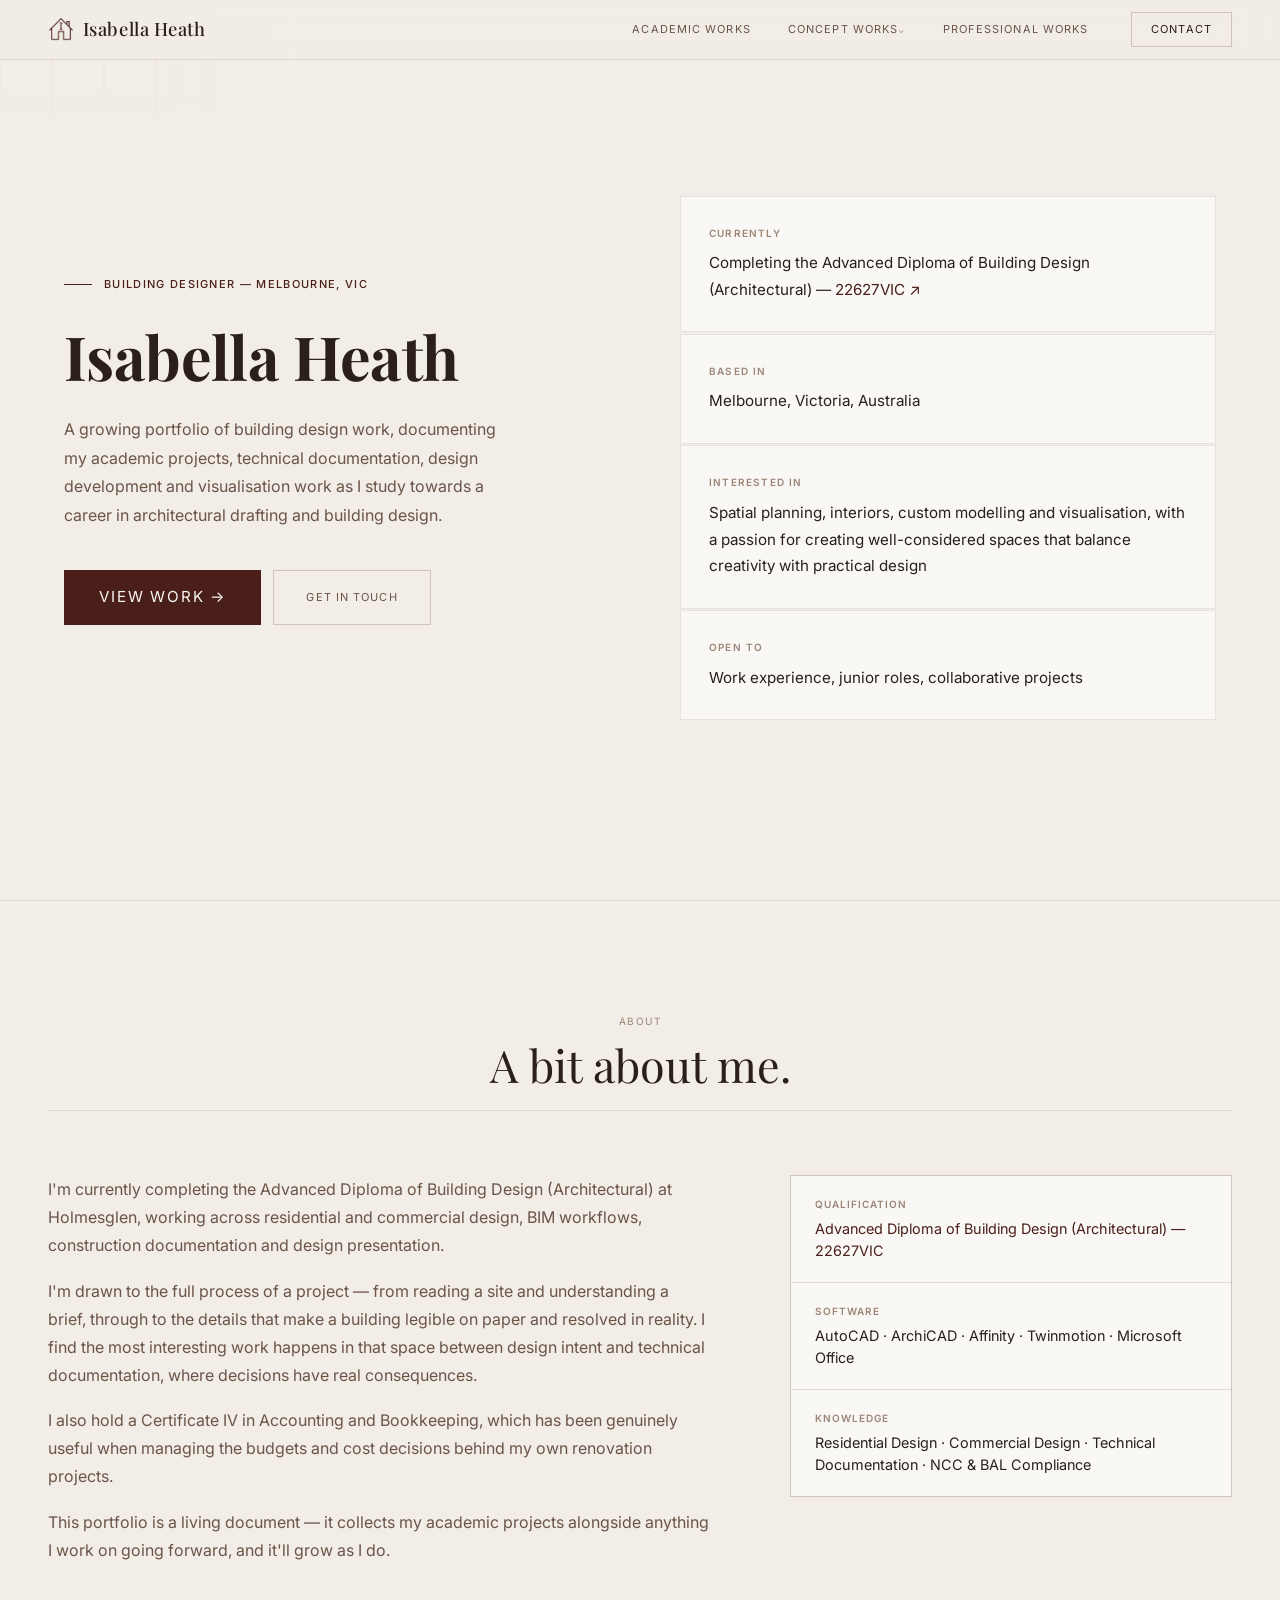
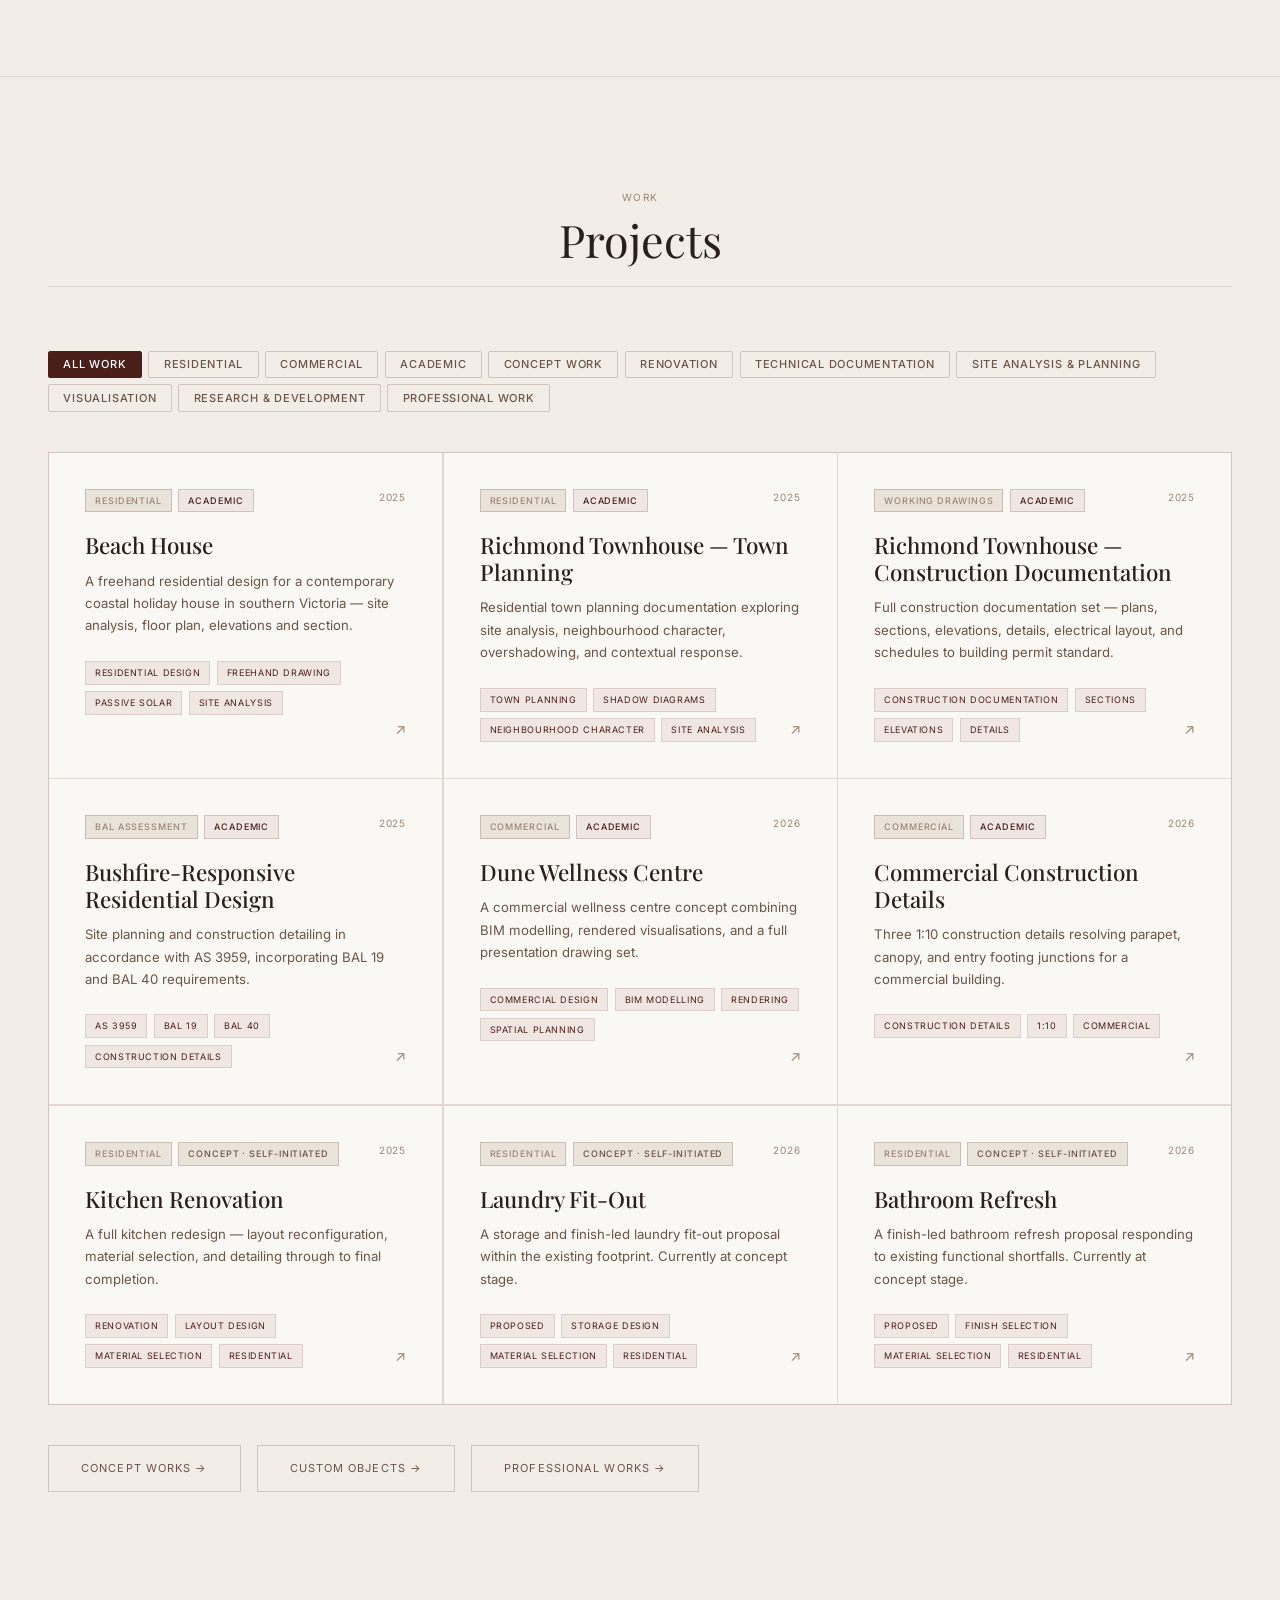
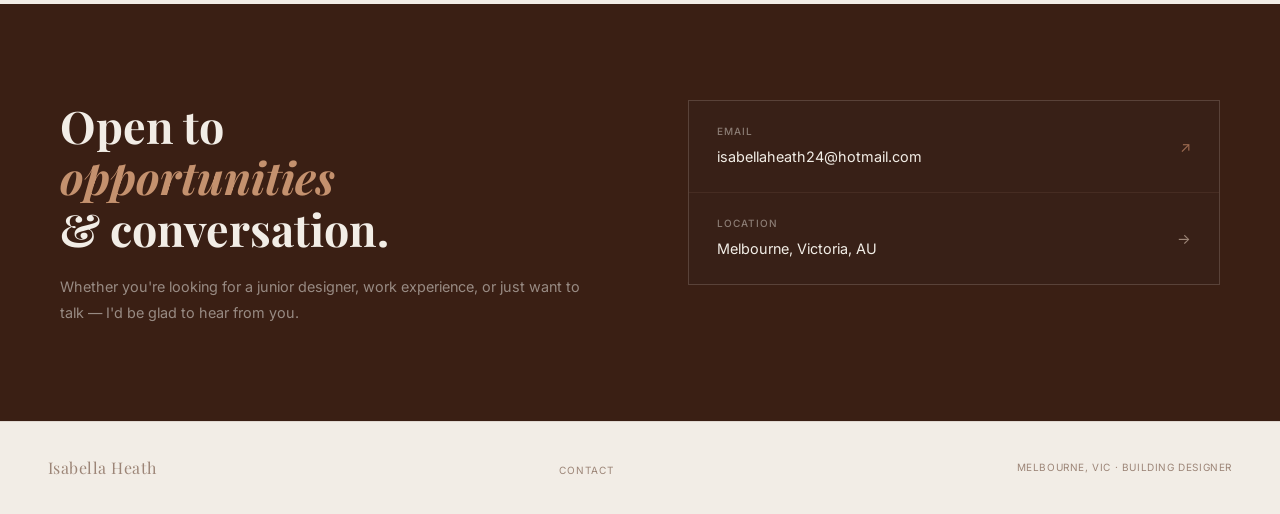
<file: index.html>
<!DOCTYPE html>
<html lang="en">
<head>
<meta charset="UTF-8">
<meta name="viewport" content="width=device-width, initial-scale=1.0, maximum-scale=1.0, user-scalable=no">
<title>Isabella Heath — Building Designer</title>
<link rel="stylesheet" href="style.css">
<link rel="icon" type="image/x-icon" href="favicon.ico">
<link rel="apple-touch-icon" sizes="180x180" href="apple-touch-icon.png">
<link rel="manifest" href="manifest.json">
<meta name="theme-color" content="#3A1F14">
<style>
  /* ---- HERO ---- */
  .hero {
    position: relative;
    min-height: 100vh;
    display: grid;
    grid-template-columns: 1fr 1fr;
    align-items: center;
    max-width: 1400px;
    margin: 0 auto;
    width: 100%;
    padding: 0 4rem 4rem;
    padding-top: 80px;
    overflow: hidden;
    gap: 5rem;
  }
  /* Wrap hero in a full-width container for bg canvas */
  .hero-outer {
    position: relative;
    background: var(--bg);
    overflow: hidden;
  }

  .hero-canvas {
    position: absolute;
    inset: 0;
    pointer-events: none;
    z-index: 0;
  }

  .hero-left {
    position: relative;
    z-index: 2;
    padding-bottom: 1rem;
  }

  .hero-eyebrow {
    display: flex;
    align-items: center;
    gap: 0.75rem;
    font-size: 11px;
    font-weight: 500;
    letter-spacing: 0.12em;
    text-transform: uppercase;
    color: var(--accent);
    margin-bottom: 2rem;
  }

  .hero-eyebrow::before {
    content: '';
    display: block;
    width: 28px;
    height: 1px;
    background: var(--accent);
    flex-shrink: 0;
  }

  .hero h1 {
    font-family: 'Playfair Display', serif;
    font-size: clamp(3rem, 6vw, 5.5rem);
    line-height: 1.0;
    letter-spacing: -0.01em;
    margin-bottom: 1.75rem;
  }

  .hero h1 em {
    font-style: italic;
    color: var(--accent);
  }

  .hero-desc {
    font-size: 1rem;
    color: var(--text-secondary);
    max-width: 440px;
    line-height: 1.8;
    margin-bottom: 2.5rem;
  }

  .hero-actions {
    display: flex;
    gap: 0.75rem;
    flex-wrap: wrap;
  }

  /* Right side: intro panel */
  .hero-right {
    position: relative;
    z-index: 2;
    display: flex;
    flex-direction: column;
    justify-content: flex-end;
    gap: 1.5px;
  }

  .hero-panel {
    background: var(--bg-card);
    border: 0.5px solid var(--border);
    padding: 1.75rem;
  }

  .hero-panel-label {
    font-size: 10px;
    font-weight: 600;
    letter-spacing: 0.12em;
    text-transform: uppercase;
    color: var(--text-muted);
    margin-bottom: 0.5rem;
  }

  .hero-panel-value {
    font-size: 0.95rem;
    color: var(--text-primary);
    font-weight: 400;
  }

  .hero-panel-value a {
    color: var(--accent);
    text-decoration: none;
  }

  .hero-panel-value a:hover { text-decoration: underline; }

  /* ---- ABOUT ---- */
  .about-grid {
    display: grid;
    grid-template-columns: 3fr 2fr;
    gap: 5rem;
    align-items: start;
  }

  .about-text p {
    color: var(--text-secondary);
    font-size: 1rem;
    margin-bottom: 1.1rem;
  }

  .about-text p:last-child { margin-bottom: 0; }

  .about-sidebar {
    display: flex;
    flex-direction: column;
    gap: 1.5px;
    background: var(--border);
    border: 0.5px solid var(--border);
    overflow: visible;
  }

  /* Hidden on desktop, shown only on mobile */
  .mobile-only { display: none; }

  .sidebar-row {
    background: var(--bg-card);
    padding: 1.25rem 1.5rem;
  }

  .sidebar-label {
    font-size: 10px;
    font-weight: 600;
    letter-spacing: 0.1em;
    text-transform: uppercase;
    color: var(--text-muted);
    margin-bottom: 0.3rem;
  }

  .sidebar-value {
    font-size: 0.9rem;
    color: var(--text-primary);
    line-height: 1.5;
  }

  .sidebar-value a {
    color: var(--accent);
    text-decoration: none;
  }

  /* ---- WORK SECTION ---- */
  .work-section {
    background: var(--bg);
    padding: 0;
  }

  .work-section > .section-wrap {
    padding-top: 0;
  }

  .divider {
    border: none;
    border-top: 0.5px solid var(--border);
    margin: 0;
  }

  .filter-bar {
    display: flex;
    gap: 0.4rem;
    flex-wrap: wrap;
    margin-bottom: 2.5rem;
  }

  .filter-btn {
    padding: 0.35rem 0.9rem;
    background: transparent;
    border: 0.5px solid var(--border-strong);
    border-radius: 2px;
    font-family: 'Inter', sans-serif;
    font-size: 11px;
    font-weight: 500;
    letter-spacing: 0.07em;
    text-transform: uppercase;
    color: var(--text-secondary);
    cursor: pointer;
    transition: all 0.2s;
  }

  .filter-btn:hover,
  .filter-btn.active {
    background: var(--accent);
    color: white;
    border-color: var(--accent);
  }

  /* Ghost / placeholder card */
  .card-ghost {
    background: var(--bg);
    border: 1.5px dashed var(--border-strong);
    display: flex;
    align-items: center;
    justify-content: center;
    flex-direction: column;
    gap: 0.75rem;
    min-height: 220px;
    cursor: default;
  }

  .card-ghost-icon {
    width: 40px; height: 40px;
    border: 0.5px solid var(--border-strong);
    display: flex;
    align-items: center;
    justify-content: center;
    font-size: 1.2rem;
    color: var(--text-muted);
  }

  .card-ghost p {
    font-size: 11px;
    font-weight: 500;
    letter-spacing: 0.06em;
    text-transform: uppercase;
    color: var(--text-muted);
    text-align: center;
  }

  /* ---- CONTACT ---- */
  .contact-band {
    background: var(--bg-dark);
    padding: 6rem 3rem;
  }

  .contact-inner {
    max-width: 1160px;
    margin: 0 auto;
    display: grid;
    grid-template-columns: 1fr 1fr;
    gap: 6rem;
    align-items: start;
  }

  .contact-lede {
    font-family: 'Playfair Display', serif;
    font-size: clamp(1.8rem, 3.5vw, 2.8rem);
    color: var(--bg);
    line-height: 1.15;
    margin-bottom: 1.25rem;
  }

  .contact-lede em { color: #C4916E; font-style: italic; }

  .contact-sub {
    font-size: 0.9rem;
    color: rgba(246,245,242,0.5);
    line-height: 1.75;
  }

  .contact-links {
    display: flex;
    flex-direction: column;
    gap: 1.5px;
    background: rgba(255,255,255,0.06);
    border: 0.5px solid rgba(255,255,255,0.1);
  }

  .contact-item {
    background: rgba(30,10,4,0.35);
    padding: 1.4rem 1.75rem;
    display: flex;
    align-items: center;
    justify-content: space-between;
    text-decoration: none;
    transition: background 0.2s;
    cursor: pointer;
  }

  .contact-item:hover { background: rgba(30,10,4,0.55); }

  .contact-item-label {
    font-size: 10px;
    font-weight: 500;
    letter-spacing: 0.1em;
    text-transform: uppercase;
    color: rgba(242,237,230,0.45);
    margin-bottom: 0.2rem;
  }

  .contact-item-value {
    font-size: 0.9rem;
    color: #F2EDE6;
  }

  .contact-arrow { color: #9C6A50; font-size: 0.9rem; transition: transform 0.2s; }
  .contact-item:hover .contact-arrow { transform: translate(3px,-3px); }

  /* ---- RESPONSIVE ---- */
  @media (max-width: 900px) {
    .hero { grid-template-columns: 1fr; padding: 80px 1.5rem 2rem; min-height: auto; }
    .hero-right { display: none; }
    .about-grid { grid-template-columns: 1fr; gap: 3rem; }
    .contact-inner { grid-template-columns: 1fr; gap: 3rem; }
    .contact-band { padding: 4rem 1.5rem; }
    /* Show the Interested in / Open to rows only on mobile */
    .mobile-only { display: block; }
    .nav-links { display: none !important; }
  }

  .nav-mobile-menu { display: none; position: fixed; top: 60px; left: 0; right: 0; background: rgba(242,237,230,0.99); backdrop-filter: blur(16px); border-bottom: 0.5px solid var(--border); z-index: 99; flex-direction: column; }
  .nav-mobile-menu.open { display: flex; }
  .nav-mobile-item { font-size: 13px; font-weight: 500; letter-spacing: 0.07em; text-transform: uppercase; color: var(--text-secondary); text-decoration: none; padding: 1rem 1.5rem; border-bottom: 0.5px solid var(--border); display: flex; align-items: center; justify-content: space-between; cursor: pointer; transition: color 0.2s, background 0.2s; }
  .nav-mobile-item:hover { color: var(--accent); background: var(--accent-light); }
  .nav-mobile-item a { color: inherit; text-decoration: none; flex: 1; }
  .nav-mobile-arrow { font-size: 0.8rem; transition: transform 0.25s; padding: 0.25rem 0.5rem; }
  .nav-mobile-arrow.open { transform: rotate(180deg); }
  .nav-mobile-sub { display: none; flex-direction: column; background: var(--bg-mid); }
  .nav-mobile-sub.open { display: flex; }
  .nav-mobile-sub a { font-size: 11px; font-weight: 500; letter-spacing: 0.07em; text-transform: uppercase; color: var(--text-muted); text-decoration: none; padding: 0.85rem 2.5rem; border-bottom: 0.5px solid var(--border); transition: color 0.2s; }
  .nav-mobile-sub a:last-child { border-bottom: none; }
  .nav-mobile-sub a:hover { color: var(--accent); }

</style>
</head>
<body>

<!-- NAV -->
<nav>
  <a href="index.html" class="nav-logo"><img src="favicon-32x32.png" alt="" class="nav-logo-icon" aria-hidden="true">Isabella Heath</a>
    <ul class="nav-links">
    <li><a href="qualifications.html">Academic Works</a></li>
    <li class="nav-dropdown">
      <a href="concept-works.html">Concept Works</a>
      <div class="nav-dropdown-menu">
        <a href="concept-works.html#custom-objects">Custom BIM Objects</a>
      </div>
    </li>
    <li><a href="professional-works.html">Professional Works</a></li>
    <li><a href="#contact" class="nav-cta">Contact</a></li>
  </ul>
</nav>

<!-- MOBILE MENU -->
<!-- HERO -->
<div class="hero" id="home">
  <canvas class="hero-canvas" id="heroCanvas"></canvas>

  <div class="hero-left">
    <div class="hero-eyebrow">Building Designer — Melbourne, VIC</div>
    <h1 style="font-size:clamp(2.2rem,6vw,3.8rem); letter-spacing:-0.01em;">Isabella Heath</h1>
    <p class="hero-desc">
      A growing portfolio of building design work, documenting my academic projects, technical documentation, design development and visualisation work as I study towards a career in architectural drafting and building design.
    </p>
    <div class="hero-actions">
      <a href="#work" class="btn btn-dark" style="padding: 0.9rem 2.2rem; font-size: 0.95rem; letter-spacing: 0.12em;">View work →</a>
      <a href="#contact" class="btn btn-outline">Get in touch</a>
    </div>
  </div>

  <div class="hero-right">
    <div class="hero-panel">
      <div class="hero-panel-label">Currently</div>
      <div class="hero-panel-value">Completing the Advanced Diploma of Building Design (Architectural) — <a href="qualifications.html">22627VIC ↗</a></div>
    </div>
    <div class="hero-panel">
      <div class="hero-panel-label">Based in</div>
      <div class="hero-panel-value">Melbourne, Victoria, Australia</div>
    </div>
    <div class="hero-panel">
      <div class="hero-panel-label">Interested in</div>
      <div class="hero-panel-value">Spatial planning, interiors, custom modelling and visualisation, with a passion for creating well-considered spaces that balance creativity with practical design</div>
    </div>
    <div class="hero-panel">
      <div class="hero-panel-label">Open to</div>
      <div class="hero-panel-value">Work experience, junior roles, collaborative projects</div>
    </div>
  </div>
</div>

<hr class="divider">

<!-- ABOUT -->
<div class="section-wrap" id="about">
  <div class="section-header">
    <span class="section-eyebrow">About</span>
    <h2 class="section-title">A bit about me.</h2>
  </div>

  <div class="about-grid">
    <div class="about-text">
      <p>
        I'm currently completing the Advanced Diploma of Building Design (Architectural) at Holmesglen, working across residential and commercial design, BIM workflows, construction documentation and design presentation.
      </p>
      <p>
        I'm drawn to the full process of a project — from reading a site and understanding a brief, through to the details that make a building legible on paper and resolved in reality. I find the most interesting work happens in that space between design intent and technical documentation, where decisions have real consequences.
      </p>
      <p>
        I also hold a Certificate IV in Accounting and Bookkeeping, which has been genuinely useful when managing the budgets and cost decisions behind my own renovation projects.
      </p>
      <p>
        This portfolio is a living document — it collects my academic projects alongside anything I work on going forward, and it'll grow as I do.
      </p>
    </div>

    <div class="about-sidebar">
      <div class="sidebar-row">
        <div class="sidebar-label">Qualification</div>
        <div class="sidebar-value"><a href="qualifications.html">Advanced Diploma of Building Design (Architectural) — 22627VIC</a></div>
      </div>
      <div class="sidebar-row">
        <div class="sidebar-label">Software</div>
        <div class="sidebar-value">AutoCAD · ArchiCAD · Affinity · Twinmotion · Microsoft Office</div>
      </div>
      <div class="sidebar-row">
        <div class="sidebar-label">Knowledge</div>
        <div class="sidebar-value">Residential Design · Commercial Design · Technical Documentation · NCC & BAL Compliance</div>
      </div>
      <!-- Shown only on mobile — mirrors hero-right panel which is hidden on small screens -->
      <div class="sidebar-row mobile-only">
        <div class="sidebar-label">Interested in</div>
        <div class="sidebar-value">Spatial planning, interiors, custom modelling and visualisation, with a passion for creating well-considered spaces that balance creativity with practical design</div>
      </div>
      <div class="sidebar-row mobile-only">
        <div class="sidebar-label">Open to</div>
        <div class="sidebar-value">Work experience, junior roles, collaborative projects</div>
      </div>
    </div>
  </div>
</div>

<hr class="divider">

<!-- WORK -->
<div class="section-wrap" id="work">
  <div class="section-header">
    <span class="section-eyebrow">Work</span>
    <h2 class="section-title">Projects</h2>
  </div>

  <div class="filter-bar">
    <button class="filter-btn active" data-filter="all">All Work</button>
    <button class="filter-btn" data-filter="residential">Residential</button>
    <button class="filter-btn" data-filter="commercial">Commercial</button>
    <button class="filter-btn" data-filter="academic">Academic</button>
    <button class="filter-btn" data-filter="concept">Concept Work</button>
    <button class="filter-btn" data-filter="renovation">Renovation</button>
    <button class="filter-btn" data-filter="technical">Technical Documentation</button>
    <button class="filter-btn" data-filter="planning">Site Analysis &amp; Planning</button>
    <button class="filter-btn" data-filter="visualisation">Visualisation</button>
    <button class="filter-btn" data-filter="rd">Research &amp; Development</button>
    <button class="filter-btn" data-filter="professional">Professional Work</button>
  </div>

  <div class="projects-grid" id="projectsGrid">

    <!-- PROJECT 1: BEACH HOUSE -->
    <a class="project-card"
       href="qualifications.html#proj-beach-house"
       data-category="residential academic planning">
      <div class="card-top">
        <div class="card-badges">
          <span class="badge badge-type">Residential</span>
          <span class="badge badge-academic">Academic</span>
        </div>
        <span class="card-year">2025</span>
      </div>
      <h3 class="card-title">Beach House</h3>
      <p class="card-desc">A freehand residential design for a contemporary coastal holiday house in southern Victoria — site analysis, floor plan, elevations and section.</p>
      <div class="card-tags">
        <span class="tag">Residential Design</span>
        <span class="tag">Freehand Drawing</span>
        <span class="tag">Passive Solar</span>
        <span class="tag">Site Analysis</span>
      </div>
      <span class="card-arrow">↗</span>
    </a>

    <!-- PROJECT 2: RICHMOND TP -->
    <a class="project-card"
       href="qualifications.html#proj-richmond-tp"
       data-category="residential academic planning rd">
      <div class="card-top">
        <div class="card-badges">
          <span class="badge badge-type">Residential</span>
          <span class="badge badge-academic">Academic</span>
        </div>
        <span class="card-year">2025</span>
      </div>
      <h3 class="card-title">Richmond Townhouse — Town Planning</h3>
      <p class="card-desc">Residential town planning documentation exploring site analysis, neighbourhood character, overshadowing, and contextual response.</p>
      <div class="card-tags">
        <span class="tag">Town Planning</span>
        <span class="tag">Shadow Diagrams</span>
        <span class="tag">Neighbourhood Character</span>
        <span class="tag">Site Analysis</span>
      </div>
      <span class="card-arrow">↗</span>
    </a>

    <!-- PROJECT 3: RICHMOND WD -->
    <a class="project-card"
       href="qualifications.html#proj-richmond-wd"
       data-category="residential academic technical">
      <div class="card-top">
        <div class="card-badges">
          <span class="badge badge-type">Working Drawings</span>
          <span class="badge badge-academic">Academic</span>
        </div>
        <span class="card-year">2025</span>
      </div>
      <h3 class="card-title">Richmond Townhouse — Construction Documentation</h3>
      <p class="card-desc">Full construction documentation set — plans, sections, elevations, details, electrical layout, and schedules to building permit standard.</p>
      <div class="card-tags">
        <span class="tag">Construction Documentation</span>
        <span class="tag">Sections</span>
        <span class="tag">Elevations</span>
        <span class="tag">Details</span>
      </div>
      <span class="card-arrow">↗</span>
    </a>

    <!-- PROJECT 4: BAL -->
    <a class="project-card"
       href="qualifications.html#proj-bal"
       data-category="residential academic technical planning">
      <div class="card-top">
        <div class="card-badges">
          <span class="badge badge-type">BAL Assessment</span>
          <span class="badge badge-academic">Academic</span>
        </div>
        <span class="card-year">2025</span>
      </div>
      <h3 class="card-title">Bushfire-Responsive Residential Design</h3>
      <p class="card-desc">Site planning and construction detailing in accordance with AS 3959, incorporating BAL 19 and BAL 40 requirements.</p>
      <div class="card-tags">
        <span class="tag">AS 3959</span>
        <span class="tag">BAL 19</span>
        <span class="tag">BAL 40</span>
        <span class="tag">Construction Details</span>
      </div>
      <span class="card-arrow">↗</span>
    </a>

    <!-- PROJECT 5: DUNE WELLNESS -->
    <a class="project-card"
       href="qualifications.html#proj-wellness"
       data-category="commercial academic visualisation rd">
      <div class="card-top">
        <div class="card-badges">
          <span class="badge badge-type">Commercial</span>
          <span class="badge badge-academic">Academic</span>
        </div>
        <span class="card-year">2026</span>
      </div>
      <h3 class="card-title">Dune Wellness Centre</h3>
      <p class="card-desc">A commercial wellness centre concept combining BIM modelling, rendered visualisations, and a full presentation drawing set.</p>
      <div class="card-tags">
        <span class="tag">Commercial Design</span>
        <span class="tag">BIM Modelling</span>
        <span class="tag">Rendering</span>
        <span class="tag">Spatial Planning</span>
      </div>
      <span class="card-arrow">↗</span>
    </a>

    <!-- PROJECT 6: COMMERCIAL DETAILS -->
    <a class="project-card"
       href="qualifications.html#proj-commercial-details"
       data-category="commercial academic technical">
      <div class="card-top">
        <div class="card-badges">
          <span class="badge badge-type">Commercial</span>
          <span class="badge badge-academic">Academic</span>
        </div>
        <span class="card-year">2026</span>
      </div>
      <h3 class="card-title">Commercial Construction Details</h3>
      <p class="card-desc">Three 1:10 construction details resolving parapet, canopy, and entry footing junctions for a commercial building.</p>
      <div class="card-tags">
        <span class="tag">Construction Details</span>
        <span class="tag">1:10</span>
        <span class="tag">Commercial</span>
      </div>
      <span class="card-arrow">↗</span>
    </a>

    <!-- PROJECT 7: KITCHEN RENOVATION -->
    <a class="project-card"
       href="concept-works.html#concept-kitchen"
       data-category="residential concept visualisation rd renovation">
      <div class="card-top">
        <div class="card-badges">
          <span class="badge badge-type">Residential</span>
          <span class="badge badge-academic" style="background:var(--bg-mid); color:var(--text-secondary);">Concept · Self-Initiated</span>
        </div>
        <span class="card-year">2025</span>
      </div>
      <h3 class="card-title">Kitchen Renovation</h3>
      <p class="card-desc">A full kitchen redesign — layout reconfiguration, material selection, and detailing through to final completion.</p>
      <div class="card-tags">
        <span class="tag">Renovation</span>
        <span class="tag">Layout Design</span>
        <span class="tag">Material Selection</span>
        <span class="tag">Residential</span>
      </div>
      <span class="card-arrow">↗</span>
    </a>

    <!-- PROJECT 8: LAUNDRY FIT-OUT (proposed — concept stage) -->
    <a class="project-card"
       href="concept-works.html#concept-laundry"
       data-category="residential concept visualisation">
      <div class="card-top">
        <div class="card-badges">
          <span class="badge badge-type">Residential</span>
          <span class="badge badge-academic" style="background:var(--bg-mid); color:var(--text-secondary);">Concept · Self-Initiated</span>
        </div>
        <span class="card-year">2026</span>
      </div>
      <h3 class="card-title">Laundry Fit-Out</h3>
      <p class="card-desc">A storage and finish-led laundry fit-out proposal within the existing footprint. Currently at concept stage.</p>
      <div class="card-tags">
        <span class="tag">Proposed</span>
        <span class="tag">Storage Design</span>
        <span class="tag">Material Selection</span>
        <span class="tag">Residential</span>
      </div>
      <span class="card-arrow">↗</span>
    </a>

    <!-- PROJECT 9: BATHROOM REFRESH (proposed — concept stage) -->
    <a class="project-card"
       href="concept-works.html#concept-bathroom"
       data-category="residential concept visualisation">
      <div class="card-top">
        <div class="card-badges">
          <span class="badge badge-type">Residential</span>
          <span class="badge badge-academic" style="background:var(--bg-mid); color:var(--text-secondary);">Concept · Self-Initiated</span>
        </div>
        <span class="card-year">2026</span>
      </div>
      <h3 class="card-title">Bathroom Refresh</h3>
      <p class="card-desc">A finish-led bathroom refresh proposal responding to existing functional shortfalls. Currently at concept stage.</p>
      <div class="card-tags">
        <span class="tag">Proposed</span>
        <span class="tag">Finish Selection</span>
        <span class="tag">Material Selection</span>
        <span class="tag">Residential</span>
      </div>
      <span class="card-arrow">↗</span>
    </a>


  </div>

  <!-- SECTION LINKS -->
  <div style="display:flex; gap:1rem; flex-wrap:wrap; margin-top:2.5rem;">
    <a href="concept-works.html" class="btn btn-outline" style="font-size:11px;">Concept Works →</a>
    <a href="concept-works.html#custom-objects" class="btn btn-outline" style="font-size:11px;">Custom Objects →</a>
    <a href="professional-works.html" class="btn btn-outline" style="font-size:11px;">Professional Works →</a>
  </div>
</div>

<!-- CONTACT -->
<div class="contact-band" id="contact">
  <div class="contact-inner">
    <div>
      <h2 class="contact-lede">Open to<br><em>opportunities</em><br>&amp; conversation.</h2>
      <p class="contact-sub">Whether you're looking for a junior designer, work experience, or just want to talk — I'd be glad to hear from you.</p>
    </div>
    <div class="contact-links">
      <a href="mailto:isabellaheath24@hotmail.com" class="contact-item">
        <div>
          <div class="contact-item-label">Email</div>
          <div class="contact-item-value">isabellaheath24@hotmail.com</div>
        </div>
        <span class="contact-arrow">↗</span>
      </a>
      <div class="contact-item" style="cursor:default;">
        <div>
          <div class="contact-item-label">Location</div>
          <div class="contact-item-value">Melbourne, Victoria, AU</div>
        </div>
        <span class="contact-arrow" style="color:var(--text-muted);">→</span>
      </div>
    </div>
  </div>
</div>

<footer>
  <a href="index.html" class="footer-logo">Isabella Heath</a>
  <ul class="footer-links"><li><a href="index.html#contact">Contact</a></li></ul>
  <span class="footer-text">Melbourne, VIC · Building Designer</span>
</footer>

<script>
// Blueprint grid
const canvas = document.getElementById('heroCanvas');
const ctx = canvas.getContext('2d');

function drawGrid() {
  const W = canvas.width = canvas.offsetWidth;
  const H = canvas.height = canvas.offsetHeight;
  ctx.clearRect(0, 0, W, H);
  const sp = 52;
  ctx.strokeStyle = 'rgba(74,31,26,0.07)';
  ctx.lineWidth = 0.5;
  for (let x = 0; x <= W; x += sp) {
    ctx.beginPath(); ctx.moveTo(x, 0); ctx.lineTo(x, H); ctx.stroke();
  }
  for (let y = 0; y <= H; y += sp) {
    ctx.beginPath(); ctx.moveTo(0, y); ctx.lineTo(W, y); ctx.stroke();
  }
  ctx.strokeStyle = 'rgba(74,31,26,0.15)';
  for (let x = 0; x <= W; x += sp * 4) {
    for (let y = 0; y <= H; y += sp * 4) {
      const s = 5;
      ctx.beginPath(); ctx.moveTo(x-s,y); ctx.lineTo(x+s,y); ctx.stroke();
      ctx.beginPath(); ctx.moveTo(x,y-s); ctx.lineTo(x,y+s); ctx.stroke();
    }
  }
  const gR = ctx.createLinearGradient(W*0.55, 0, W, 0);
  gR.addColorStop(0,'rgba(242,237,230,0)');
  gR.addColorStop(1,'rgba(242,237,230,1)');
  ctx.fillStyle = gR; ctx.fillRect(0, 0, W, H);
  const gB = ctx.createLinearGradient(0, H*0.6, 0, H);
  gB.addColorStop(0,'rgba(242,237,230,0)');
  gB.addColorStop(1,'rgba(242,237,230,1)');
  ctx.fillStyle = gB; ctx.fillRect(0, 0, W, H);
}

window.addEventListener('resize', drawGrid);
setTimeout(drawGrid, 100);
drawGrid();

// Scroll fade
window.addEventListener('scroll', () => {
  const h = document.querySelector('.hero').offsetHeight;
  canvas.style.opacity = Math.max(0, 1 - window.scrollY / (h * 0.5));
});

// Filter — exact word match so 'rd' doesn't match 'residential'
const filterBtns = document.querySelectorAll('.filter-btn');
const cards = document.querySelectorAll('#projectsGrid .project-card:not(.card-ghost)');

filterBtns.forEach(btn => {
  btn.addEventListener('click', () => {
    filterBtns.forEach(b => b.classList.remove('active'));
    btn.classList.add('active');
    const f = btn.dataset.filter;
    cards.forEach(card => {
      const cats = (card.dataset.category || '').split(' ');
      const show = f === 'all' || cats.includes(f);
      card.style.display = show ? 'block' : 'none';
    });
  });
});

// Mobile nav


document.addEventListener('click', e => {
  if (!hamburger.contains(e.target) && !mobileMenu.contains(e.target)) {
    hamburger.classList.remove('open');
    mobileMenu.classList.remove('open');
  }
});
</script>



<!-- MOBILE PILL NAV -->
<div class="pill-nav" role="navigation" aria-label="Mobile navigation">
  <a href="index.html" class="pill-btn pill-active"><svg viewBox="0 0 24 24"><path d="M3 9.5L12 3l9 6.5V20a1 1 0 01-1 1H5a1 1 0 01-1-1V9.5z"/><polyline points="9,21 9,12 15,12 15,21"/></svg>Home</a>
  <a href="qualifications.html" class="pill-btn"><svg viewBox="0 0 24 24"><path d="M22 10v6M2 10l10-5 10 5-10 5z"/><path d="M6 12v5c3 3 9 3 12 0v-5"/></svg>Academic<br>Works</a>
  <a href="concept-works.html" class="pill-btn"><svg viewBox="0 0 24 24"><rect x="3" y="3" width="7" height="7" rx="1"/><rect x="14" y="3" width="7" height="7" rx="1"/><rect x="3" y="14" width="7" height="7" rx="1"/><circle cx="17.5" cy="17.5" r="3.5"/></svg>Concept<br>Works</a>
  <a href="professional-works.html" class="pill-btn"><svg viewBox="0 0 24 24"><rect x="2" y="7" width="20" height="14" rx="2"/><path d="M16 7V5a2 2 0 00-2-2h-4a2 2 0 00-2 2v2"/></svg>Professional<br>Works</a>
</div>
</body>
</html>
</file>
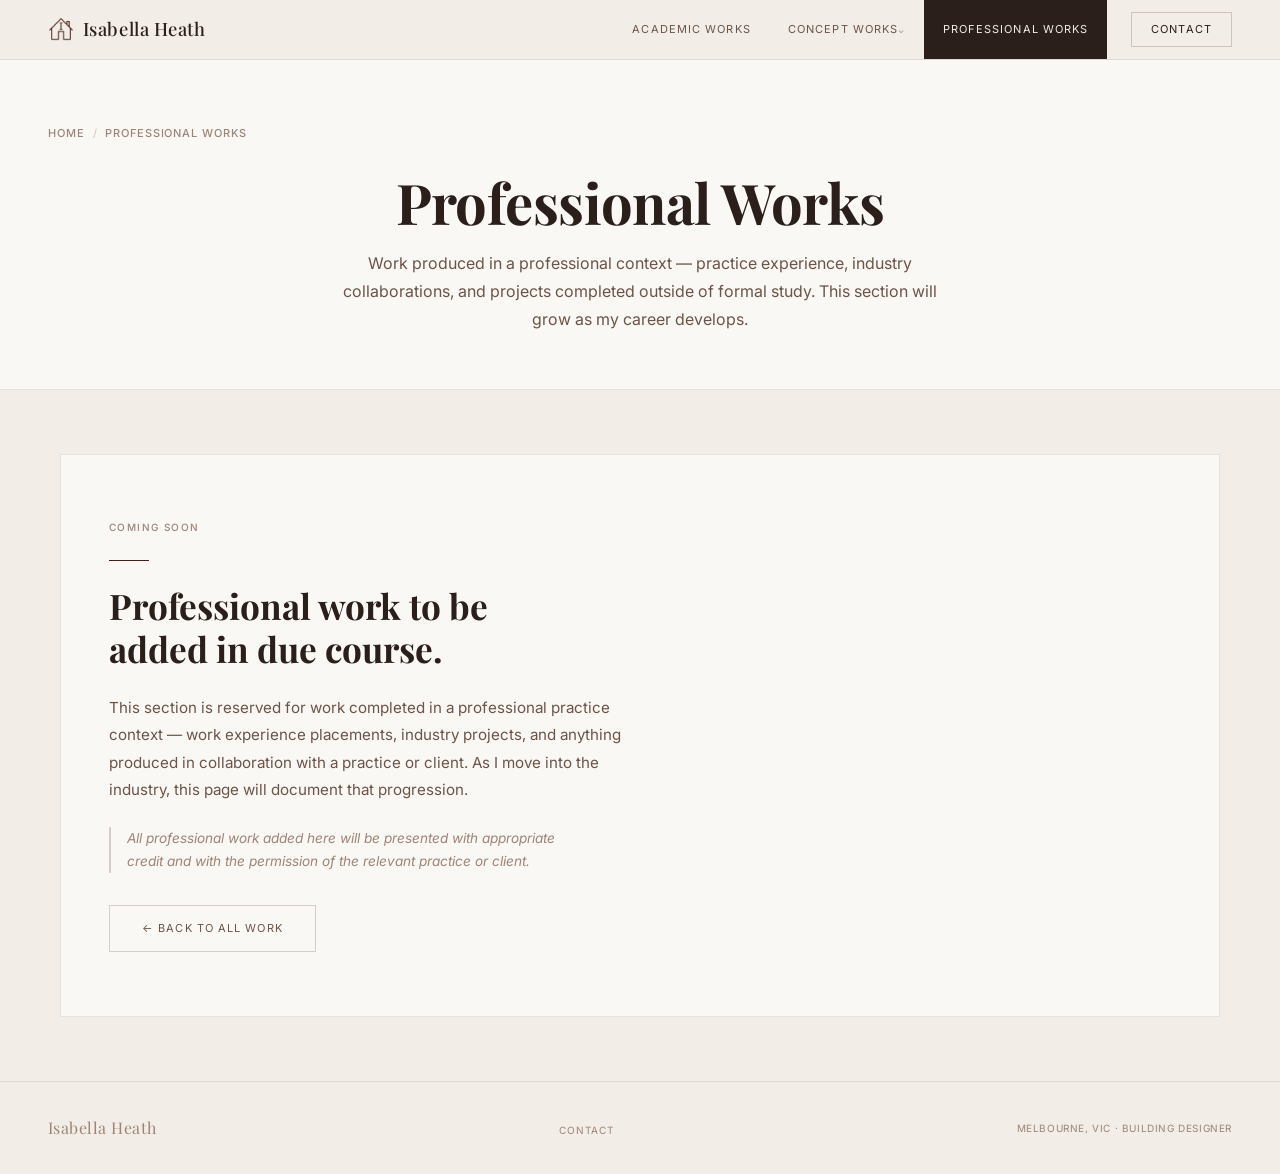
<file: professional-works.html>
<!DOCTYPE html>
<html lang="en">
<head>
<meta charset="UTF-8">
<meta name="viewport" content="width=device-width, initial-scale=1.0, maximum-scale=1.0, user-scalable=no">
<title>Professional Works — Isabella Heath</title>
<link rel="stylesheet" href="style.css">
<link rel="icon" type="image/x-icon" href="favicon.ico">
<link rel="apple-touch-icon" sizes="180x180" href="apple-touch-icon.png">
<link rel="manifest" href="manifest.json">
<meta name="theme-color" content="#3A1F14">
<style>
  .page-header { padding-top: 60px; border-bottom: 0.5px solid var(--border); background: var(--bg-card); }
  .page-header-inner { max-width: 1400px; margin: 0 auto; padding: 4rem 3rem 3.5rem; text-align: center; }
  .breadcrumb { display: flex; align-items: center; gap: 0.5rem; font-size: 11px; font-weight: 500; letter-spacing: 0.08em; text-transform: uppercase; color: var(--text-muted); margin-bottom: 1.75rem; }
  .breadcrumb a { color: var(--text-muted); text-decoration: none; transition: color 0.2s; }
  .breadcrumb a:hover { color: var(--accent); }
  .breadcrumb span { color: var(--border-strong); }
  .page-title { font-family: 'Playfair Display', serif; font-size: clamp(2rem, 5vw, 3.5rem); line-height: 1.1; letter-spacing: -0.01em; margin-bottom: 1rem; }
  .page-subtitle { font-size: 1rem; color: var(--text-secondary); max-width: 620px; line-height: 1.75; margin: 0 auto; text-align: center; }

  .coming-band {
    background: var(--bg-card);
    border: 0.5px solid var(--border);
    max-width: 1160px;
    margin: 4rem auto;
    padding: 4rem 3rem;
    display: flex;
    flex-direction: column;
    align-items: flex-start;
    gap: 1.5rem;
  }
  .coming-eyebrow { font-size: 10px; font-weight: 500; letter-spacing: 0.14em; text-transform: uppercase; color: var(--text-muted); }
  .coming-title { font-family: 'Playfair Display', serif; font-size: clamp(1.5rem, 3vw, 2.2rem); color: var(--text-primary); line-height: 1.2; }
  .coming-body { font-size: 0.95rem; color: var(--text-secondary); line-height: 1.8; max-width: 540px; }
  .coming-divider { width: 40px; height: 1px; background: var(--accent); }
  .coming-note {
    font-size: 0.85rem;
    color: var(--text-muted);
    font-style: italic;
    border-left: 2px solid var(--border-strong);
    padding-left: 1rem;
    max-width: 480px;
    line-height: 1.7;
  }
  @media (max-width: 900px) {
    .page-header-inner { padding: 1.5rem 1.5rem 2rem; }
    .nav-links { display: none !important; }
    .coming-band { margin: 2rem 1.5rem; padding: 2.5rem 1.5rem; }
  }

</style>
</head>
<body>

<nav>
  <a href="index.html" class="nav-logo"><img src="favicon-32x32.png" alt="" class="nav-logo-icon" aria-hidden="true">Isabella Heath</a>
    <ul class="nav-links">
    <li><a href="qualifications.html">Academic Works</a></li>
    <li class="nav-dropdown">
      <a href="concept-works.html">Concept Works</a>
      <div class="nav-dropdown-menu">
        <a href="concept-works.html#custom-objects">Custom BIM Objects</a>
      </div>
    </li>
    <li><a href="professional-works.html" class="active">Professional Works</a></li>
    <li><a href="index.html#contact" class="nav-cta">Contact</a></li>
  </ul>
</nav>
<div class="page-header">
  <div class="page-header-inner">
    <div class="breadcrumb"><a href="index.html">Home</a><span>/</span>Professional Works</div>
    <h1 class="page-title">Professional Works</h1>
    <p class="page-subtitle">Work produced in a professional context — practice experience, industry collaborations, and projects completed outside of formal study. This section will grow as my career develops.</p>
  </div>
</div>

<div class="coming-band">
  <div class="coming-eyebrow">Coming soon</div>
  <div class="coming-divider"></div>
  <h2 class="coming-title">Professional work to be<br>added in due course.</h2>
  <p class="coming-body">
    This section is reserved for work completed in a professional practice context — work experience placements, industry projects, and anything produced in collaboration with a practice or client. As I move into the industry, this page will document that progression.
  </p>
  <p class="coming-note">
    All professional work added here will be presented with appropriate credit and with the permission of the relevant practice or client.
  </p>
  <a href="index.html#work" class="btn btn-outline" style="margin-top:0.5rem;">← Back to all work</a>
</div>

<footer>
  <a href="index.html" class="footer-logo">Isabella Heath</a>
  <ul class="footer-links"><li><a href="index.html#contact">Contact</a></li></ul>
  <span class="footer-text">Melbourne, VIC · Building Designer</span>
</footer>

<style>
  .nav-mobile-menu { display: none; position: fixed; top: 60px; left: 0; right: 0; background: rgba(242,237,230,0.98); backdrop-filter: blur(16px); border-bottom: 0.5px solid var(--border); padding: 1.5rem 1.5rem 2rem; z-index: 99; flex-direction: column; gap: 0; }
  .nav-mobile-menu.open { display: flex; }
  .nav-mobile-menu a { font-size: 13px; font-weight: 500; letter-spacing: 0.07em; text-transform: uppercase; color: var(--text-secondary); text-decoration: none; padding: 1rem 0; border-bottom: 0.5px solid var(--border); transition: color 0.2s; }
  .nav-mobile-menu a:last-child { border-bottom: none; }
  .nav-mobile-menu a:hover { color: var(--accent); }
</style>

<script>
  const hamburger = document.getElementById('navHamburger');
  const mobileMenu = document.getElementById('navMobileMenu');
  hamburger.addEventListener('click', () => { hamburger.classList.toggle('open'); mobileMenu.classList.toggle('open'); });
  function closeMobileMenu() { hamburger.classList.remove('open'); mobileMenu.classList.remove('open'); }
  document.addEventListener('click', e => { if (!hamburger.contains(e.target) && !mobileMenu.contains(e.target)) closeMobileMenu(); });
</script>



<!-- MOBILE PILL NAV -->
<div class="pill-nav" role="navigation" aria-label="Mobile navigation">
  <a href="index.html" class="pill-btn"><svg viewBox="0 0 24 24"><path d="M3 9.5L12 3l9 6.5V20a1 1 0 01-1 1H5a1 1 0 01-1-1V9.5z"/><polyline points="9,21 9,12 15,12 15,21"/></svg>Home</a>
  <a href="qualifications.html" class="pill-btn"><svg viewBox="0 0 24 24"><path d="M22 10v6M2 10l10-5 10 5-10 5z"/><path d="M6 12v5c3 3 9 3 12 0v-5"/></svg>Academic<br>Works</a>
  <a href="concept-works.html" class="pill-btn"><svg viewBox="0 0 24 24"><rect x="3" y="3" width="7" height="7" rx="1"/><rect x="14" y="3" width="7" height="7" rx="1"/><rect x="3" y="14" width="7" height="7" rx="1"/><circle cx="17.5" cy="17.5" r="3.5"/></svg>Concept<br>Works</a>
  <a href="professional-works.html" class="pill-btn pill-active"><svg viewBox="0 0 24 24"><rect x="2" y="7" width="20" height="14" rx="2"/><path d="M16 7V5a2 2 0 00-2-2h-4a2 2 0 00-2 2v2"/></svg>Professional<br>Works</a>
</div>
</body>
</html>
</file>
<file: style.css>
/* ============================================
   ISABELLA HEATH — PORTFOLIO
   Palette: Warm parchment / espresso / mahogany / forest green
   Type: Playfair Display (display) + Inter (body)
   ============================================ */

@import url('https://fonts.googleapis.com/css2?family=Playfair+Display:ital,wght@0,400;0,500;0,600;1,400;1,500&family=Inter:wght@300;400;500&display=swap');

*, *::before, *::after { box-sizing: border-box; margin: 0; padding: 0; }

:root {
  --bg:             #F2EDE6;   /* warm parchment */
  --bg-card:        #FAF8F4;   /* barely-cream */
  --bg-mid:         #EAE3D9;   /* warm stone — section breaks, sidebar rows */
  --bg-dark:        #3A1F14;   /* warm mahogany brown — rich but not near-black */
  --text-primary:   #2A1F1A;   /* espresso — not black */
  --text-secondary: #6B5448;   /* warm mid-brown */
  --text-muted:     #9C8577;   /* dusty rose-brown */
  --accent:         #4A1F1A;   /* mahogany — feature colour */
  --accent-light:   #F0E6E2;   /* blush parchment — fills behind badges/tags */
  --green:          #3D4F3A;   /* deep forest green — used very sparingly */
  --green-light:    #E8EDE7;   /* pale sage fill */
  --tan:            #8C7355;   /* warm tan — borders, label lines */
  --border:         rgba(74,31,26,0.10);    /* mahogany-tinted subtle */
  --border-strong:  rgba(74,31,26,0.20);
}

html { scroll-behavior: smooth; }

body {
  font-family: 'Inter', sans-serif;
  background: var(--bg);
  color: var(--text-primary);
  font-size: 16px;
  line-height: 1.75;
  overflow-x: hidden;
}

/* ---- NAV ---- */
nav {
  position: fixed;
  top: 0; left: 0; right: 0;
  z-index: 100;
  display: flex;
  align-items: center;
  justify-content: space-between;
  padding: 0 3rem;
  height: 60px;
  background: rgba(242,237,230,0.95);
  backdrop-filter: blur(16px);
  border-bottom: 0.5px solid var(--border);
}

.nav-logo {
  font-family: 'Playfair Display', serif;
  font-size: 1.15rem;
  font-weight: 500;
  color: var(--text-primary);
  text-decoration: none;
  letter-spacing: 0.03em;
  display: flex;
  align-items: center;
  gap: 0.55rem;
}
.nav-logo-icon {
  width: 26px;
  height: 26px;
  display: block;
  flex-shrink: 0;
  border-radius: 3px;
}

.nav-links {
  display: flex;
  gap: 0;
  list-style: none;
  align-items: center;
  height: 100%;
}

.nav-links > li {
  height: 100%;
  display: flex;
  align-items: center;
}

.nav-links > li > a,
.nav-dropdown > a {
  font-family: 'Inter', sans-serif;
  font-size: 11px;
  font-weight: 400;
  color: var(--text-secondary);
  text-decoration: none;
  letter-spacing: 0.1em;
  text-transform: uppercase;
  padding: 0 1.1rem;
  height: 100%;
  display: flex;
  align-items: center;
  border: 0.5px solid transparent;
  transition: color 0.2s, background 0.2s, border-color 0.2s;
}

/* Hover/active: inverted block — border colour of text, text goes bg colour */
.nav-links > li > a:hover,
.nav-links > li > a.active,
.nav-dropdown:hover > a,
.nav-dropdown.open > a {
  color: var(--bg) !important;
  background: var(--text-primary);
  border-color: var(--text-primary);
}

/* Contact CTA — overrides to keep its own style */
.nav-cta {
  margin-left: 1.5rem !important;
  padding: 0.4rem 1.2rem !important;
  height: auto !important;
  border: 0.5px solid var(--border-strong) !important;
  color: var(--text-primary) !important;
  background: transparent !important;
  transition: background 0.2s, color 0.2s, border-color 0.2s !important;
}
.nav-cta:hover {
  background: var(--accent) !important;
  color: var(--bg) !important;
  border-color: var(--accent) !important;
}

/* Work dropdown */
.nav-dropdown { position: relative; height: 100%; display: flex; align-items: center; }
.nav-dropdown > a::after { content: ' ⌄'; font-size: 8px; opacity: 0.7; }
.nav-dropdown-menu {
  position: absolute;
  top: 100%;
  left: 0;
  background: rgba(242,237,230,0.99);
  backdrop-filter: blur(16px);
  border: 0.5px solid var(--border-strong);
  min-width: 200px;
  z-index: 150;
  opacity: 0;
  pointer-events: none;
  transform: translateY(-4px);
  transition: opacity 0.2s, transform 0.2s;
}
.nav-dropdown:hover .nav-dropdown-menu {
  opacity: 1;
  pointer-events: all;
  transform: translateY(0);
}
.nav-dropdown-menu a,
.nav-dropdown-menu .nav-sub-trigger {
  display: flex;
  align-items: center;
  justify-content: space-between;
  padding: 0.8rem 1.25rem;
  font-size: 11px;
  font-weight: 400;
  letter-spacing: 0.1em;
  text-transform: uppercase;
  color: var(--text-secondary);
  text-decoration: none;
  border-bottom: 0.5px solid var(--border);
  border-left: 0.5px solid transparent;
  transition: color 0.15s, background 0.15s, border-color 0.15s;
  height: auto !important;
  cursor: pointer;
  position: relative;
}
.nav-dropdown-menu a:last-child,
.nav-dropdown-menu .nav-sub-trigger:last-child { border-bottom: none; }
.nav-dropdown-menu a:hover,
.nav-dropdown-menu .nav-sub-trigger:hover {
  color: var(--bg);
  background: var(--text-primary);
  border-left-color: var(--text-primary);
}
/* Nested sub-dropdown */
.nav-sub { position: relative; }
.nav-sub-trigger::after { content: '›'; font-size: 12px; opacity: 0.6; }
.nav-sub-menu {
  position: absolute;
  top: 0;
  left: 100%;
  background: rgba(242,237,230,0.99);
  backdrop-filter: blur(16px);
  border: 0.5px solid var(--border-strong);
  min-width: 180px;
  z-index: 151;
  opacity: 0;
  pointer-events: none;
  transform: translateX(-4px);
  transition: opacity 0.2s, transform 0.2s;
}
.nav-sub:hover .nav-sub-menu {
  opacity: 1;
  pointer-events: all;
  transform: translateX(0);
}
.nav-sub-menu a {
  display: block;
  padding: 0.8rem 1.25rem;
  font-size: 11px;
  font-weight: 400;
  letter-spacing: 0.1em;
  text-transform: uppercase;
  color: var(--text-secondary);
  text-decoration: none;
  border-bottom: 0.5px solid var(--border);
  border-left: 0.5px solid transparent;
  transition: color 0.15s, background 0.15s;
  height: auto !important;
}
.nav-sub-menu a:last-child { border-bottom: none; }
.nav-sub-menu a:hover { color: var(--bg); background: var(--text-primary); }

/* ---- BUTTONS ---- */
.btn {
  display: inline-flex;
  align-items: center;
  gap: 0.5rem;
  padding: 0.8rem 2rem;
  font-family: 'Inter', sans-serif;
  font-size: 11px;
  font-weight: 400;
  letter-spacing: 0.1em;
  text-transform: uppercase;
  text-decoration: none;
  cursor: pointer;
  transition: all 0.25s;
  border: none;
}

.btn-dark {
  background: var(--accent);
  color: var(--bg-card);
}
.btn-dark:hover { background: var(--text-primary); }

.btn-outline {
  background: transparent;
  color: var(--text-secondary);
  border: 0.5px solid var(--border-strong);
}
.btn-outline:hover { color: var(--accent); border-color: var(--accent); }

/* ---- SECTION WRAPPER ---- */
.section-wrap {
  max-width: 1400px;
  margin: 0 auto;
  padding: 7rem 3rem;
}

.section-header {
  display: flex;
  flex-direction: column;
  align-items: center;
  text-align: center;
  gap: 0.5rem;
  margin-bottom: 4rem;
  padding-bottom: 1.25rem;
  border-bottom: 0.5px solid var(--border);
}

.section-eyebrow {
  font-family: 'Inter', sans-serif;
  font-size: 10px;
  font-weight: 400;
  letter-spacing: 0.15em;
  text-transform: uppercase;
  color: var(--text-muted);
  white-space: nowrap;
}

.section-title {
  font-family: 'Playfair Display', serif;
  font-weight: 400;
  font-size: clamp(1.8rem, 3.5vw, 2.8rem);
  line-height: 1.15;
  color: var(--text-primary);
}

/* ---- PROJECT CARDS ---- */
.projects-grid {
  display: grid;
  grid-template-columns: repeat(auto-fill, minmax(320px, 1fr));
  gap: 1.5px;
  background: var(--border);
  border: 0.5px solid var(--border);
}

.project-card {
  background: var(--bg-card);
  padding: 2.25rem;
  cursor: pointer;
  position: relative;
  overflow: hidden;
  text-decoration: none;
  display: block;
  transition: background 0.25s;
}

.project-card:hover { background: var(--accent-light); }

.project-card::after {
  content: '';
  position: absolute;
  left: 0; top: 0; bottom: 0;
  width: 2px;
  background: var(--accent);
  transform: scaleY(0);
  transform-origin: bottom;
  transition: transform 0.35s ease;
}

.project-card:hover::after { transform: scaleY(1); }

.card-top {
  display: flex;
  align-items: flex-start;
  justify-content: space-between;
  gap: 1rem;
  margin-bottom: 1.25rem;
}

.card-badges {
  display: flex;
  gap: 0.4rem;
  flex-wrap: wrap;
}

.badge {
  font-family: 'Inter', sans-serif;
  font-size: 9px;
  font-weight: 500;
  letter-spacing: 0.1em;
  text-transform: uppercase;
  padding: 3px 9px;
}

.badge-type {
  background: var(--bg-mid);
  color: var(--text-muted);
  border: 0.5px solid var(--border-strong);
}

.badge-academic {
  background: var(--accent-light);
  color: var(--accent);
  border: 0.5px solid rgba(74,31,26,0.18);
}

.badge-personal {
  background: var(--green-light);
  color: var(--green);
  border: 0.5px solid rgba(61,79,58,0.2);
}

.badge-professional {
  background: #F5EDD8;
  color: #7A5A1A;
  border: 0.5px solid rgba(122,90,26,0.2);
}

.card-year {
  font-family: 'Inter', sans-serif;
  font-size: 10px;
  font-weight: 400;
  letter-spacing: 0.08em;
  color: var(--text-muted);
  white-space: nowrap;
}

.card-title {
  font-family: 'Playfair Display', serif;
  font-weight: 500;
  font-size: 1.4rem;
  line-height: 1.2;
  margin-bottom: 0.65rem;
  color: var(--text-primary);
}

.card-desc {
  font-family: 'Inter', sans-serif;
  font-size: 0.825rem;
  color: var(--text-secondary);
  line-height: 1.7;
  margin-bottom: 1.5rem;
}

.card-tags {
  display: flex;
  flex-wrap: wrap;
  gap: 0.4rem;
}

.tag {
  font-family: 'Inter', sans-serif;
  font-size: 9px;
  font-weight: 400;
  letter-spacing: 0.07em;
  text-transform: uppercase;
  color: var(--accent);
  background: var(--accent-light);
  padding: 3px 9px;
  border: 0.5px solid rgba(74,31,26,0.12);
}

.card-arrow {
  position: absolute;
  right: 2.25rem;
  bottom: 2.25rem;
  font-size: 0.9rem;
  color: var(--text-muted);
  transition: transform 0.2s, color 0.2s;
}

.project-card:hover .card-arrow {
  transform: translate(3px, -3px);
  color: var(--accent);
}

/* ---- FOOTER ---- */
footer {
  border-top: 0.5px solid var(--border);
  padding: 2rem 3rem;
  display: flex;
  align-items: center;
  justify-content: space-between;
  max-width: 100%;
  background: var(--bg);
}

.footer-logo {
  font-family: 'Playfair Display', serif;
  font-weight: 400;
  font-size: 1rem;
  color: var(--text-muted);
  text-decoration: none;
  letter-spacing: 0.03em;
}

.footer-text {
  font-size: 10px;
  color: var(--text-muted);
  letter-spacing: 0.06em;
  text-transform: uppercase;
}

.footer-links {
  display: flex;
  gap: 2rem;
  list-style: none;
}

.footer-links a {
  font-size: 10px;
  font-weight: 400;
  letter-spacing: 0.1em;
  text-transform: uppercase;
  color: var(--text-muted);
  text-decoration: none;
  transition: color 0.2s;
  white-space: nowrap;
}

.footer-links a:hover { color: var(--accent); }

/* ---- MODAL ---- */
.modal-overlay {
  position: fixed;
  inset: 0;
  background: rgba(42,26,20,0.6);
  backdrop-filter: blur(8px);
  z-index: 200;
  display: flex;
  align-items: center;
  justify-content: center;
  padding: 2rem;
  opacity: 0;
  pointer-events: none;
  transition: opacity 0.25s;
}

.modal-overlay.open {
  opacity: 1;
  pointer-events: all;
}

.modal {
  background: var(--bg-card);
  border: 0.5px solid var(--border-strong);
  max-width: 680px;
  width: 100%;
  max-height: 82vh;
  overflow-y: auto;
  padding: 2.75rem;
  position: relative;
  transform: translateY(18px);
  transition: transform 0.25s;
}

.modal-overlay.open .modal { transform: translateY(0); }

.modal-close {
  position: absolute;
  top: 1.5rem; right: 1.5rem;
  background: none;
  border: none;
  font-size: 1.1rem;
  color: var(--text-muted);
  cursor: pointer;
  padding: 0.25rem;
  line-height: 1;
  transition: color 0.2s;
}

.modal-close:hover { color: var(--accent); }

/* ---- RESPONSIVE ---- */
@media (max-width: 900px) {
  nav { padding: 0 1.25rem; }
  .nav-links { display: none !important; }
  .section-wrap { padding: 3rem 1.25rem; }
  footer { flex-direction: column; gap: 1rem; text-align: center; }
  .footer-links { justify-content: center; gap: 1rem; flex-wrap: wrap; }
}


/* ── CLICK TO ENLARGE HINT ── */
/* ── ENLARGE HINTS — on all zoomable image containers ── */
.img-slot,
.before-main,
.img-hero-wrap,
.kitchen-carousel-viewer,
.plan-img-wrap {
  position: relative;
}
/* ::after works on div containers, not on img elements directly */
.img-slot::after,
.before-main::after,
.img-hero-wrap::after,
.kitchen-carousel-viewer::after,
.plan-img-wrap::after {
  content: '⛶  Enlarge';
  position: absolute;
  bottom: 0.6rem;
  right: 0.6rem;
  font-family: 'Inter', sans-serif;
  font-size: 9px;
  font-weight: 500;
  letter-spacing: 0.08em;
  text-transform: uppercase;
  color: rgba(242,237,230,0.95);
  background: rgba(42,31,26,0.6);
  padding: 0.25rem 0.55rem;
  pointer-events: none;
  opacity: 0;
  transition: opacity 0.2s;
  z-index: 2;
}
.img-slot:hover::after,
.before-main:hover::after,
.img-hero-wrap:hover::after,
.kitchen-carousel-viewer:hover::after,
.plan-img-wrap:hover::after {
  opacity: 1;
}
@media (hover: none) {
  .img-slot::after,
  .before-main::after,
  .img-hero-wrap::after,
  .kitchen-carousel-viewer::after,
  .plan-img-wrap::after {
    opacity: 1;
    font-size: 8px;
  }
}

/* ════════════════════════════════════════
   MOBILE PILL NAV — bottom bar
   ════════════════════════════════════════ */
@media (max-width: 900px) {
  body { padding-bottom: calc(72px + env(safe-area-inset-bottom, 0px)); }

  .pill-nav {
    position: fixed !important;
    top: auto !important;
    bottom: 0 !important;
    left: 0 !important;
    right: 0 !important;
    width: 100% !important;
    z-index: 99999 !important;
    display: flex !important;
    flex-direction: row;
    justify-content: space-around;
    align-items: center;
    background: #3A1F14;
    padding-top: 0.8rem;
    padding-bottom: calc(0.8rem + env(safe-area-inset-bottom, 0px));
    padding-left: 0.5rem;
    padding-right: 0.5rem;
    box-shadow: 0 -1px 0 rgba(255,255,255,0.08), 0 -4px 20px rgba(20,10,6,0.4);
    transform: none !important;
    will-change: auto !important;
  }

  .pill-btn {
    display: flex !important;
    flex-direction: column;
    align-items: center;
    justify-content: center;
    gap: 4px;
    flex: 1;
    padding: 0.3rem 0.2rem;
    background: none;
    border: none;
    color: rgba(242,237,230,0.45);
    font-family: 'Inter', sans-serif;
    font-size: 8px !important;
    font-weight: 500;
    letter-spacing: 0.07em;
    text-transform: uppercase;
    text-align: center;
    line-height: 1.3;
    cursor: pointer;
    text-decoration: none;
    touch-action: manipulation;
    -webkit-tap-highlight-color: transparent;
    transition: color 0.18s;
  }

  .pill-btn svg {
    width: 19px !important;
    height: 19px !important;
    stroke: currentColor;
    stroke-width: 1.5;
    fill: none;
    stroke-linecap: round;
    stroke-linejoin: round;
    display: block;
  }

  .pill-btn.pill-active { color: rgba(242,237,230,0.95); }
  .pill-btn:active { color: rgba(242,237,230,0.75); }
}

@media (min-width: 901px) {
  .pill-nav { display: none !important; }
}
</file>
